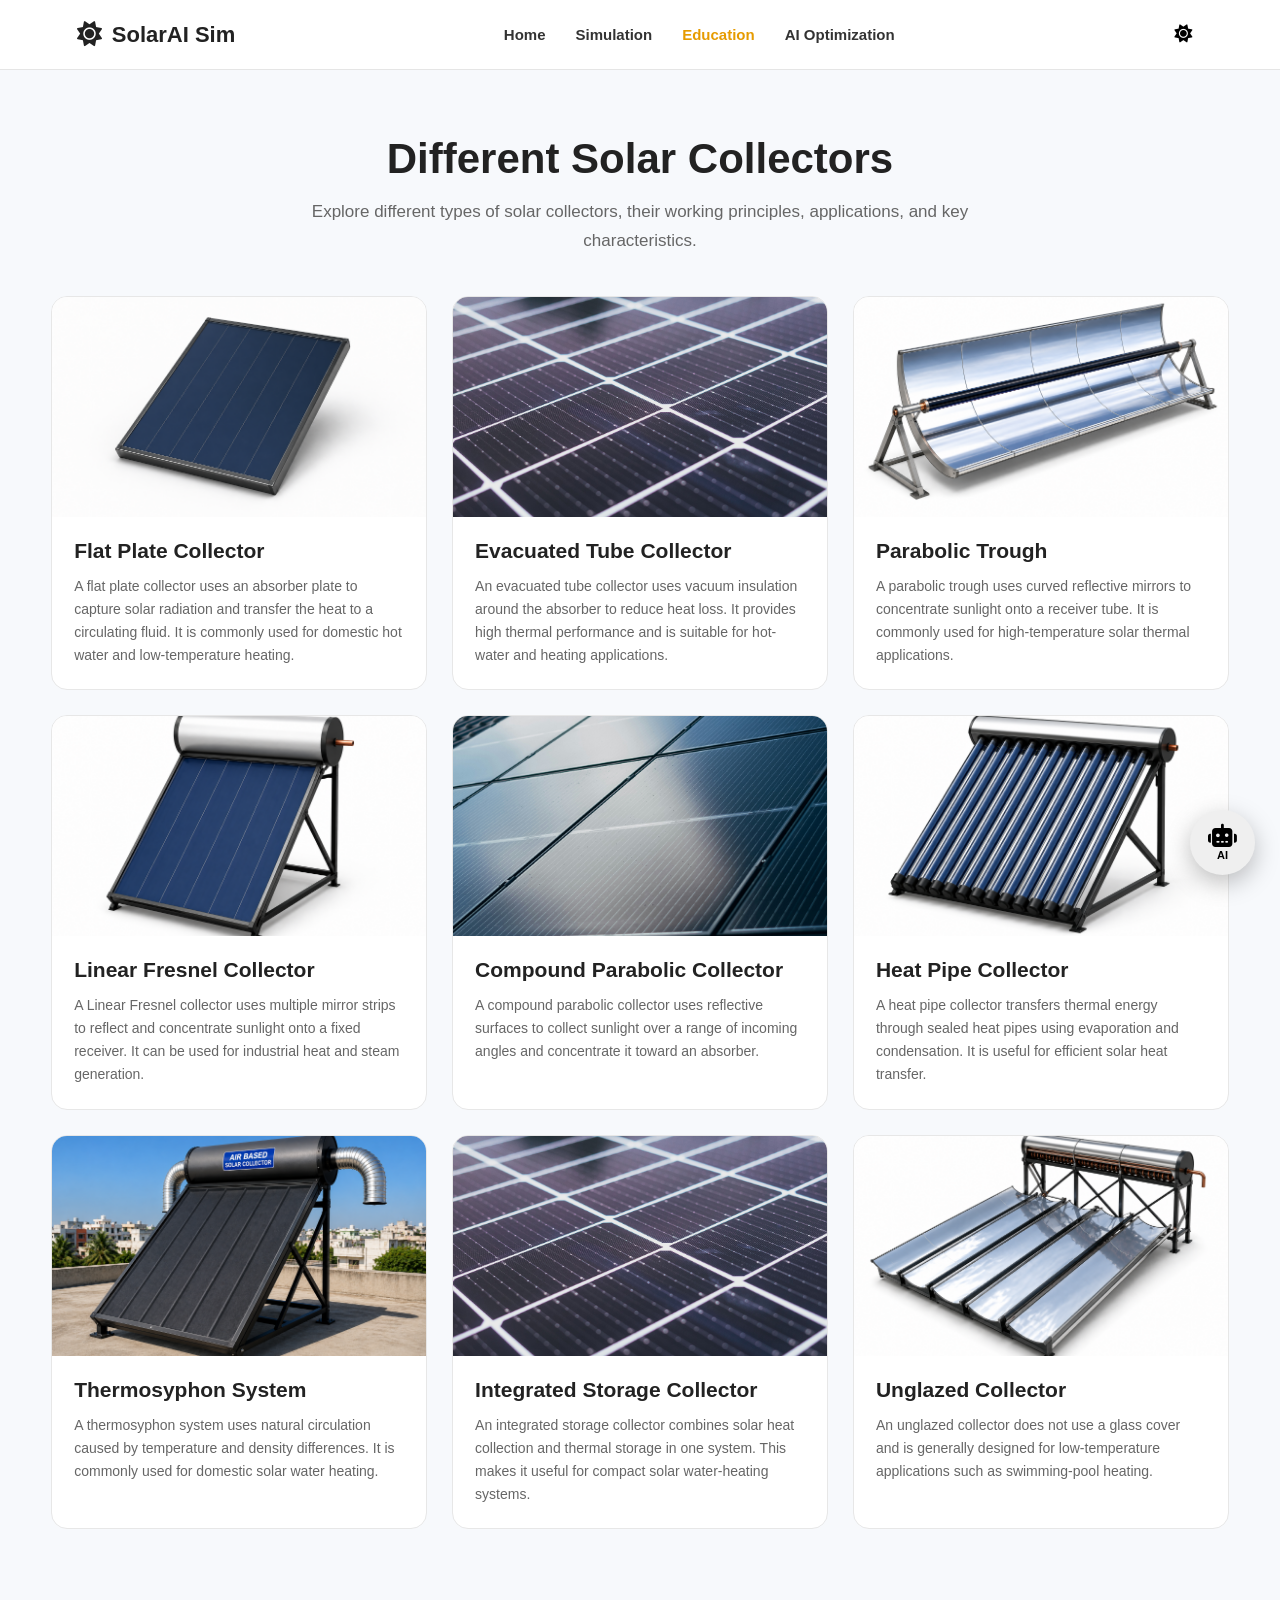
<file: education.html>
<!DOCTYPE html>
<html lang="en">

<head>
    <meta charset="UTF-8">
    <meta name="viewport" content="width=device-width, initial-scale=1.0">

    <title>SolarAI Sim - Education</title>

    <link rel="stylesheet" href="css/education.css">

    <link rel="stylesheet"
          href="https://cdnjs.cloudflare.com/ajax/libs/font-awesome/6.5.2/css/all.min.css">
</head>

<body>

    <!-- ================= HEADER ================= -->

    <header class="navbar">

        <div class="logo">
            <i class="fa-solid fa-sun"></i>
            <span>SolarAI Sim</span>
        </div>

        <nav class="nav-links">

            <a href="index.html">
                Home
            </a>

            <a href="simulation.html">
                Simulation
            </a>

            <a href="education.html" class="active">
                Education
            </a>

            <a href="optimization.html">
                AI Optimization
            </a>

        </nav>

        <button
            id="themeButton"
            class="theme-button"
            type="button">

            <i
                id="themeIcon"
                class="fa-solid fa-sun">
            </i>

        </button>

    </header>


    <!-- ================= INTRO ================= -->

    <section class="education-intro">

        <h1>
            Different Solar Collectors
        </h1>

        <p>
            Explore different types of solar collectors,
            their working principles, applications,
            and key characteristics.
        </p>

    </section>


    <!-- ================= COLLECTOR SECTION ================= -->

    <main class="collector-container">


        <!-- 1. FLAT PLATE -->

        <article
            class="education-card"
            data-collector="flatplate">

            <div class="image-container">

            <img src="assets/images/flatplate.jpg" alt="Flat Plate Collector">

            </div>

            <div class="card-content">

                <h2>
                    Flat Plate Collector
                </h2>

                <p>
                    A flat plate collector uses an absorber
                    plate to capture solar radiation and
                    transfer the heat to a circulating fluid.
                    It is commonly used for domestic hot water
                    and low-temperature heating.
                </p>

            </div>

        </article>


        <!-- 2. EVACUATED TUBE -->

        <article
            class="education-card"
            data-collector="evacuated">

            <div class="image-container">
            <img src="assets/images/evacuated.jpg" alt="Evacuated Tube Collector">

            </div>

            <div class="card-content">

                <h2>
                    Evacuated Tube Collector
                </h2>

                <p>
                    An evacuated tube collector uses vacuum
                    insulation around the absorber to reduce
                    heat loss. It provides high thermal
                    performance and is suitable for hot-water
                    and heating applications.
                </p>

            </div>

        </article>


        <!-- 3. PARABOLIC -->

        <article
            class="education-card"
            data-collector="parabolic">

            <div class="image-container">

            <img src="assets/images/parabolic.jpg" alt="Parabolic Trough">

            </div>

            <div class="card-content">

                <h2>
                    Parabolic Trough
                </h2>

                <p>
                    A parabolic trough uses curved reflective
                    mirrors to concentrate sunlight onto a
                    receiver tube. It is commonly used for
                    high-temperature solar thermal applications.
                </p>

            </div>

        </article>


        <!-- 4. FRESNEL -->

        <article
            class="education-card"
            data-collector="fresnel">

            <div class="image-container">

                <img src="assets/images/fresnel.jpg" alt="Fresnel Collector">

            </div>

            <div class="card-content">

                <h2>
                    Linear Fresnel Collector
                </h2>

                <p>
                    A Linear Fresnel collector uses multiple
                    mirror strips to reflect and concentrate
                    sunlight onto a fixed receiver. It can be
                    used for industrial heat and steam generation.
                </p>

            </div>

        </article>


        <!-- 5. CPC -->

        <article
            class="education-card"
            data-collector="cpc">

            <div class="image-container">

                <img src="assets/images/cpc.jpg" alt="Compound Parabolic Collector">

            </div>

            <div class="card-content">

                <h2>
                    Compound Parabolic Collector
                </h2>

                <p>
                    A compound parabolic collector uses
                    reflective surfaces to collect sunlight
                    over a range of incoming angles and
                    concentrate it toward an absorber.
                </p>

            </div>

        </article>


        <!-- 6. HEAT PIPE -->

        <article
            class="education-card"
            data-collector="heatpipe">

            <div class="image-container">

                <img src="assets/images/heatpipe.jpg" alt="Heat Pipe Collector">

            </div>

            <div class="card-content">

                <h2>
                    Heat Pipe Collector
                </h2>

                <p>
                    A heat pipe collector transfers thermal
                    energy through sealed heat pipes using
                    evaporation and condensation. It is useful
                    for efficient solar heat transfer.
                </p>

            </div>

        </article>


        <!-- 7. THERMOSYPHON -->

        <article
            class="education-card"
            data-collector="thermosyphon">

            <div class="image-container">

                <img src="assets/images/thermosyphon.jpg" alt="Thermosyphon System">
                

            </div>

            <div class="card-content">

                <h2>
                    Thermosyphon System
                </h2>

                <p>
                    A thermosyphon system uses natural
                    circulation caused by temperature and
                    density differences. It is commonly used
                    for domestic solar water heating.
                </p>

            </div>

        </article>


        <!-- 8. STORAGE -->

        <article
            class="education-card"
            data-collector="storage">

            <div class="image-container">

                <img src="assets/images/storage.jpg" alt="Integrated Storage Collector">
            </div>

            <div class="card-content">

                <h2>
                    Integrated Storage Collector
                </h2>

                <p>
                    An integrated storage collector combines
                    solar heat collection and thermal storage
                    in one system. This makes it useful for
                    compact solar water-heating systems.
                </p>

            </div>

        </article>


        <!-- 9. UNGLAZED -->

        <article
            class="education-card"
            data-collector="unglazed">

            <div class="image-container">

                <img src="assets/images/unglazed.jpg" alt="Unglazed Collector">

            </div>

            <div class="card-content">

                <h2>
                    Unglazed Collector
                </h2>

                <p>
                    An unglazed collector does not use a glass
                    cover and is generally designed for
                    low-temperature applications such as
                    swimming-pool heating.
                </p>

            </div>

        </article>

    </main>


    <!-- ================= AI FLOATING BUTTON ================= -->

    <button
        id="aiButton"
        class="ai-floating-button"
        type="button"
        aria-label="Open Solar AI">

        <i class="fa-solid fa-robot"></i>

        <span>
            AI
        </span>

    </button>


    <!-- ================= AI CHAT WINDOW ================= -->

    <div
        id="chatbot"
        class="chatbot"
        aria-hidden="true">

        <div class="chat-header">

            <div>

                <i class="fa-solid fa-robot"></i>

                <span>
                    AI Assistant
                </span>

            </div>

            <button
                id="closeChat"
                type="button">

                <i class="fa-solid fa-xmark"></i>

            </button>

        </div>


        <div
            id="chatMessages"
            class="chat-messages">

            <div class="bot-message">

                Hello! 👋

                <br><br>

                I can explain the different solar
                collectors on this page.

                <br><br>

                Ask me about a collector or
                select a card.

            </div>

        </div>


        <div class="chat-input-area">

            <input
                id="chatInput"
                type="text"
                placeholder="Ask about a solar collector..."
                autocomplete="off">

            <button
                id="sendMessage"
                type="button">

                <i class="fa-solid fa-paper-plane"></i>

            </button>

        </div>

    </div>


    <!-- ================= JAVASCRIPT ================= -->

    <script src="js/education.js"></script>

</body>

</html>
</file>
<file: css/education.css>
* {
    box-sizing: border-box;
    margin: 0;
    padding: 0;
}

body {
    font-family: Arial, sans-serif;
    background: #f7f9fc;
    color: #222;
    transition: 0.3s;
}


/* ================= HEADER ================= */

.navbar {
    width: 100%;
    min-height: 70px;

    display: flex;
    align-items: center;
    justify-content: space-between;

    padding: 0 6%;

    background: #ffffff;

    border-bottom: 1px solid #e5e5e5;

    position: sticky;
    top: 0;
    z-index: 1000;
}

.logo {
    display: flex;
    align-items: center;
    gap: 10px;

    font-size: 22px;
    font-weight: 700;
}

.logo i {
    font-size: 25px;
}

.nav-links {
    display: flex;
    align-items: center;
    gap: 30px;
}

.nav-links a {
    text-decoration: none;
    color: #333;

    font-size: 15px;
    font-weight: 600;

    transition: 0.2s;
}

.nav-links a:hover,
.nav-links a.active {
    color: #e69b00;
}

.theme-button {
    width: 40px;
    height: 40px;

    border: none;
    border-radius: 50%;

    cursor: pointer;

    background: transparent;

    font-size: 18px;
}


/* ================= INTRO ================= */

.education-intro {
    text-align: center;

    padding: 65px 20px 40px;
}

.education-intro h1 {
    font-size: 42px;
    margin-bottom: 15px;
}

.education-intro p {
    max-width: 700px;
    margin: auto;

    line-height: 1.7;

    color: #666;

    font-size: 17px;
}


/* ================= CARDS ================= */

.collector-container {
    width: min(1200px, 92%);

    margin: 0 auto 80px;

    display: grid;

    grid-template-columns:
        repeat(3, 1fr);

    gap: 25px;
}

.education-card {
    background: #ffffff;

    border-radius: 16px;

    overflow: hidden;

    border: 1px solid #e7e7e7;

    cursor: pointer;

    transition:
        transform 0.25s,
        box-shadow 0.25s;
}

.education-card:hover {
    transform: translateY(-5px);

    box-shadow:
        0 12px 30px rgba(0, 0, 0, 0.10);
}

.image-container {
    width: 100%;
    height: 220px;

    overflow: hidden;

    background: #eeeeee;
}

.image-container img {
    width: 100%;
    height: 100%;

    display: block;

    object-fit: cover;
}

.card-content {
    padding: 22px;
}

.card-content h2 {
    font-size: 21px;

    margin-bottom: 12px;
}

.card-content p {
    color: #666;

    line-height: 1.65;

    font-size: 14px;
}


/* ================= AI BUTTON ================= */

.ai-floating-button {
    position: fixed;

    right: 25px;
    bottom: 25px;

    width: 65px;
    height: 65px;

    border: none;

    border-radius: 50%;

    cursor: pointer;

    z-index: 3000;

    display: flex;

    flex-direction: column;

    align-items: center;

    justify-content: center;

    gap: 2px;

    font-weight: 700;

    box-shadow:
        0 8px 25px rgba(0, 0, 0, 0.25);

    transition: 0.25s;
}

.ai-floating-button:hover {
    transform: scale(1.08);
}

.ai-floating-button i {
    font-size: 23px;
}

.ai-floating-button span {
    font-size: 11px;
}


/* ================= CHATBOT ================= */

.chatbot {
    position: fixed;

    right: 25px;
    bottom: 100px;

    width: 360px;
    max-width: calc(100vw - 30px);

    height: 500px;

    background: #ffffff;

    border-radius: 18px;

    overflow: hidden;

    box-shadow:
        0 15px 45px rgba(0, 0, 0, 0.25);

    z-index: 2999;

    display: none;

    flex-direction: column;

    border: 1px solid #e5e5e5;
}

.chatbot.open {
    display: flex;
}


/* ================= CHAT HEADER ================= */

.chat-header {
    min-height: 60px;

    padding: 0 18px;

    display: flex;

    align-items: center;

    justify-content: space-between;
}

.chat-header > div {
    display: flex;

    align-items: center;

    gap: 10px;

    font-weight: 700;
}

.chat-header button {
    border: none;

    background: transparent;

    cursor: pointer;

    font-size: 20px;
}


/* ================= MESSAGES ================= */

.chat-messages {
    flex: 1;

    overflow-y: auto;

    padding: 18px;

    display: flex;

    flex-direction: column;

    gap: 12px;
}

.bot-message,
.user-message {
    max-width: 85%;

    padding: 11px 14px;

    border-radius: 12px;

    line-height: 1.5;

    font-size: 14px;
}

.bot-message {
    align-self: flex-start;
}

.user-message {
    align-self: flex-end;
}


/* ================= INPUT ================= */

.chat-input-area {
    display: flex;

    gap: 8px;

    padding: 12px;

    border-top: 1px solid #e5e5e5;
}

.chat-input-area input {
    flex: 1;

    border: 1px solid #ddd;

    border-radius: 9px;

    padding: 11px;

    outline: none;
}

.chat-input-area button {
    width: 44px;

    border: none;

    border-radius: 9px;

    cursor: pointer;
}


/* ================= DARK MODE ================= */

body.dark-mode {
    background: #121212;
    color: #ffffff;
}

body.dark-mode .navbar {
    background: #1c1c1c;
    border-color: #333;
}

body.dark-mode .nav-links a {
    color: #ddd;
}

body.dark-mode .education-intro p {
    color: #bbb;
}

body.dark-mode .education-card {
    background: #1d1d1d;
    border-color: #333;
}

body.dark-mode .card-content p {
    color: #bbb;
}

body.dark-mode .chatbot {
    background: #1d1d1d;
    border-color: #333;
}

body.dark-mode .chat-header button {
    color: #fff;
}

body.dark-mode .chat-input-area {
    border-color: #333;
}

body.dark-mode .chat-input-area input {
    background: #292929;
    color: #fff;
    border-color: #444;
}


/* ================= RESPONSIVE ================= */

@media (max-width: 900px) {

    .collector-container {
        grid-template-columns:
            repeat(2, 1fr);
    }

    .nav-links {
        gap: 15px;
    }

}

@media (max-width: 600px) {

    .navbar {
        padding: 12px 20px;

        flex-wrap: wrap;

        gap: 12px;
    }

    .nav-links {
        order: 3;

        width: 100%;

        justify-content: center;

        overflow-x: auto;

        padding-bottom: 8px;
    }

    .education-intro h1 {
        font-size: 30px;
    }

    .collector-container {
        grid-template-columns: 1fr;
    }

    .chatbot {
        right: 15px;
        bottom: 90px;

        width: calc(100vw - 30px);

        height: 480px;
    }

    .ai-floating-button {
        right: 18px;
        bottom: 18px;
    }

}
</file>
